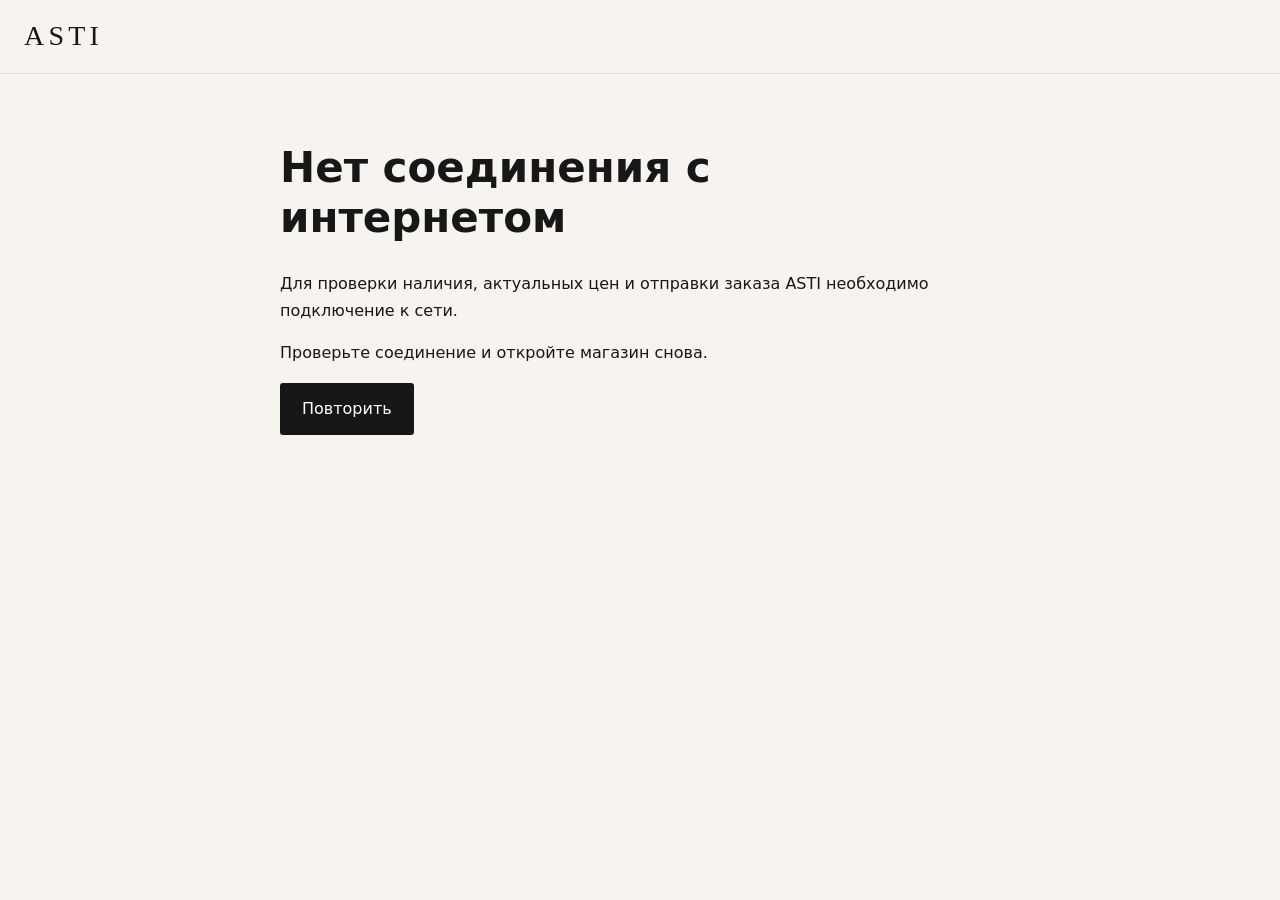
<file: offline.html>
<!doctype html>
<html lang="ru"><head><meta charset="utf-8"><meta name="viewport" content="width=device-width,initial-scale=1"><meta name="theme-color" content="#0d0d0d"><title>Нет соединения — ASTI</title><style>body{margin:0;background:#f7f4ef;color:#171717;font:16px/1.65 system-ui,-apple-system,sans-serif}main{max-width:720px;margin:auto;padding:40px 24px}a{color:inherit}h1{font-size:clamp(26px,5vw,42px);line-height:1.2}h2{font-size:19px;margin-top:26px}header{padding:20px 24px;border-bottom:1px solid #ddd}header a{font:28px Georgia,serif;letter-spacing:.15em;text-decoration:none}.btn{display:inline-block;padding:13px 22px;background:#171717;color:white;text-decoration:none;border-radius:3px}</style></head><body><header><a href="index.html">ASTI</a></header><main><h1>Нет соединения с интернетом</h1><p>Для проверки наличия, актуальных цен и отправки заказа ASTI необходимо подключение к сети.</p><p>Проверьте соединение и откройте магазин снова.</p><a class="btn" href="index.html">Повторить</a></main></body></html>
</file>
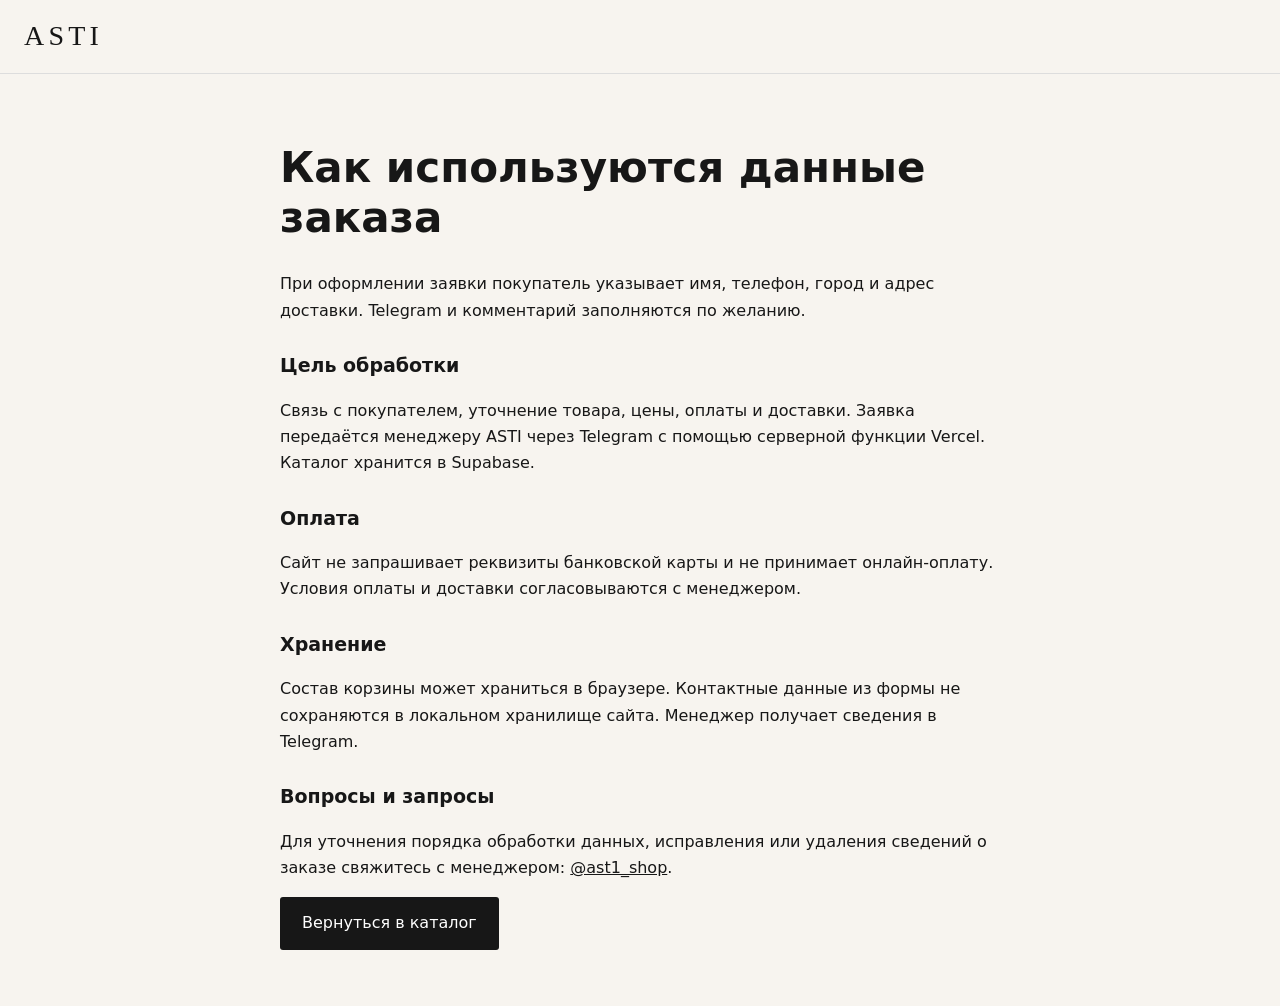
<file: privacy.html>
<!doctype html>
<html lang="ru"><head><meta charset="utf-8"><meta name="viewport" content="width=device-width,initial-scale=1"><meta name="theme-color" content="#0d0d0d"><title>Данные заказа — ASTI</title><style>body{margin:0;background:#f7f4ef;color:#171717;font:16px/1.65 system-ui,-apple-system,sans-serif}main{max-width:720px;margin:auto;padding:40px 24px}a{color:inherit}h1{font-size:clamp(26px,5vw,42px);line-height:1.2}h2{font-size:19px;margin-top:26px}header{padding:20px 24px;border-bottom:1px solid #ddd}header a{font:28px Georgia,serif;letter-spacing:.15em;text-decoration:none}.btn{display:inline-block;padding:13px 22px;background:#171717;color:white;text-decoration:none;border-radius:3px}</style></head><body><header><a href="index.html">ASTI</a></header><main><h1>Как используются данные заказа</h1><p>При оформлении заявки покупатель указывает имя, телефон, город и адрес доставки. Telegram и комментарий заполняются по желанию.</p><h2>Цель обработки</h2><p>Связь с покупателем, уточнение товара, цены, оплаты и доставки. Заявка передаётся менеджеру ASTI через Telegram с помощью серверной функции Vercel. Каталог хранится в Supabase.</p><h2>Оплата</h2><p>Сайт не запрашивает реквизиты банковской карты и не принимает онлайн-оплату. Условия оплаты и доставки согласовываются с менеджером.</p><h2>Хранение</h2><p>Состав корзины может храниться в браузере. Контактные данные из формы не сохраняются в локальном хранилище сайта. Менеджер получает сведения в Telegram.</p><h2>Вопросы и запросы</h2><p>Для уточнения порядка обработки данных, исправления или удаления сведений о заказе свяжитесь с менеджером: <a href="https://t.me/ast1_shop" rel="noopener">@ast1_shop</a>.</p><p><a class="btn" href="catalog.html">Вернуться в каталог</a></p></main></body></html>
</file>
